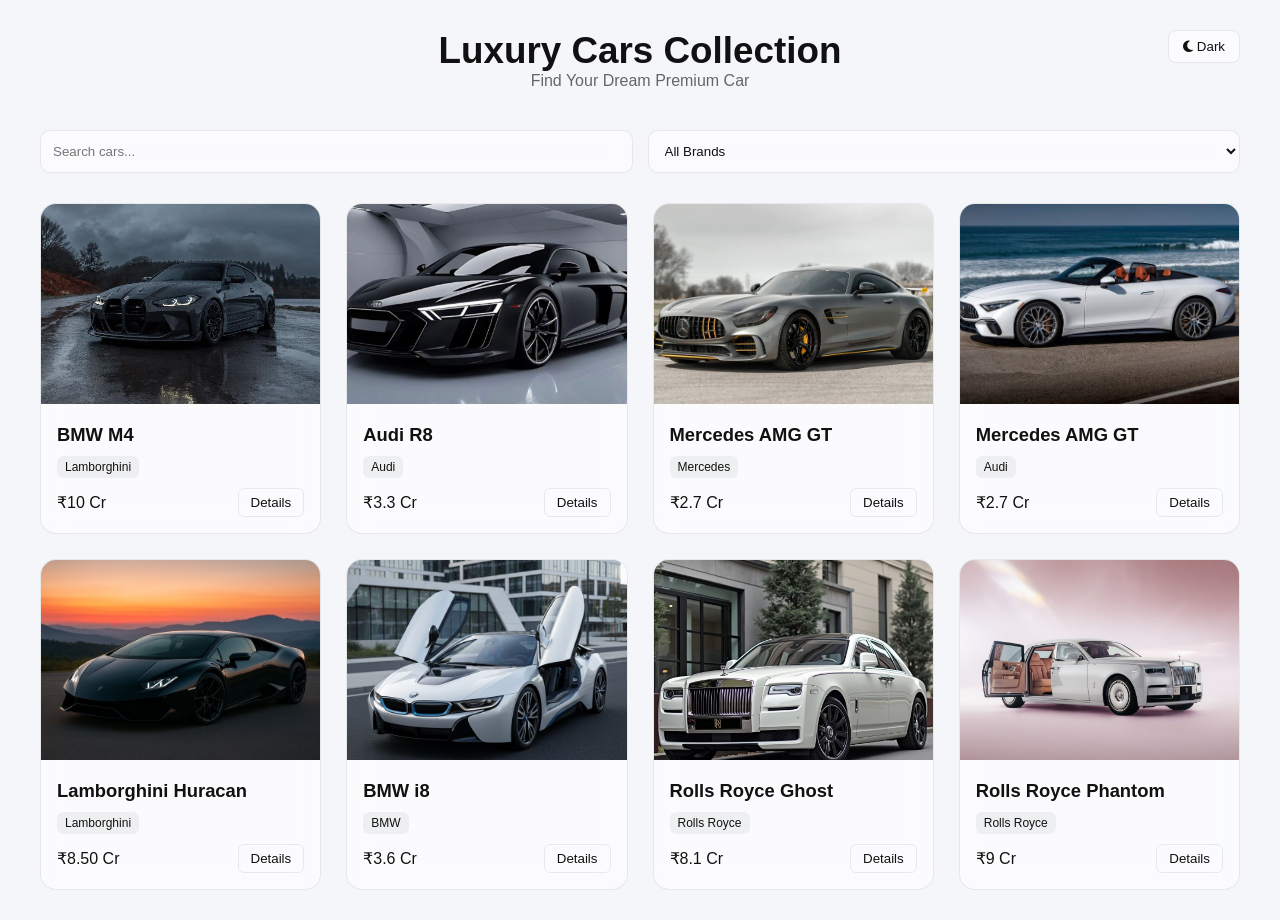
<file: index.html>
<!DOCTYPE html>
<html lang="en">

<head>
    <meta charset="UTF-8">
    <meta name="viewport" content="width=device-width, initial-scale=1.0">
    <title>Luxury Cars Collection</title>
    <!-- Font Awesome -->
    <link rel="stylesheet" href="https://cdnjs.cloudflare.com/ajax/libs/font-awesome/6.5.0/css/all.min.css">
    <!-- Main CSS -->
    <link rel="stylesheet" href="css/style.css">
</head>

<body>

    <div class="container">

        <div class="header">
            <h1>Luxury Cars Collection</h1>
            <p>Find Your Dream Premium Car</p>

            <button id="themeToggle" class="theme-toggle">
                <i class="fa-solid fa-moon"></i> Dark
            </button>
        </div>

        <div class="filter-section">
            <input type="text" id="searchInput" placeholder="Search cars...">

            <select id="brandFilter">
                <option value="all">All Brands</option>
                <option value="bmw">BMW</option>
                <option value="audi">Audi</option>
                <option value="mercedes">Mercedes</option>
                <option value="lamborghini">Lamborghini</option>
                <option value="rr">Rolls Royce</option>
            </select>
        </div>

        <div class="cars-container" id="carsContainer"></div>

    </div>

    <script src="js/script.js"></script>
</body>

</html>
</file>
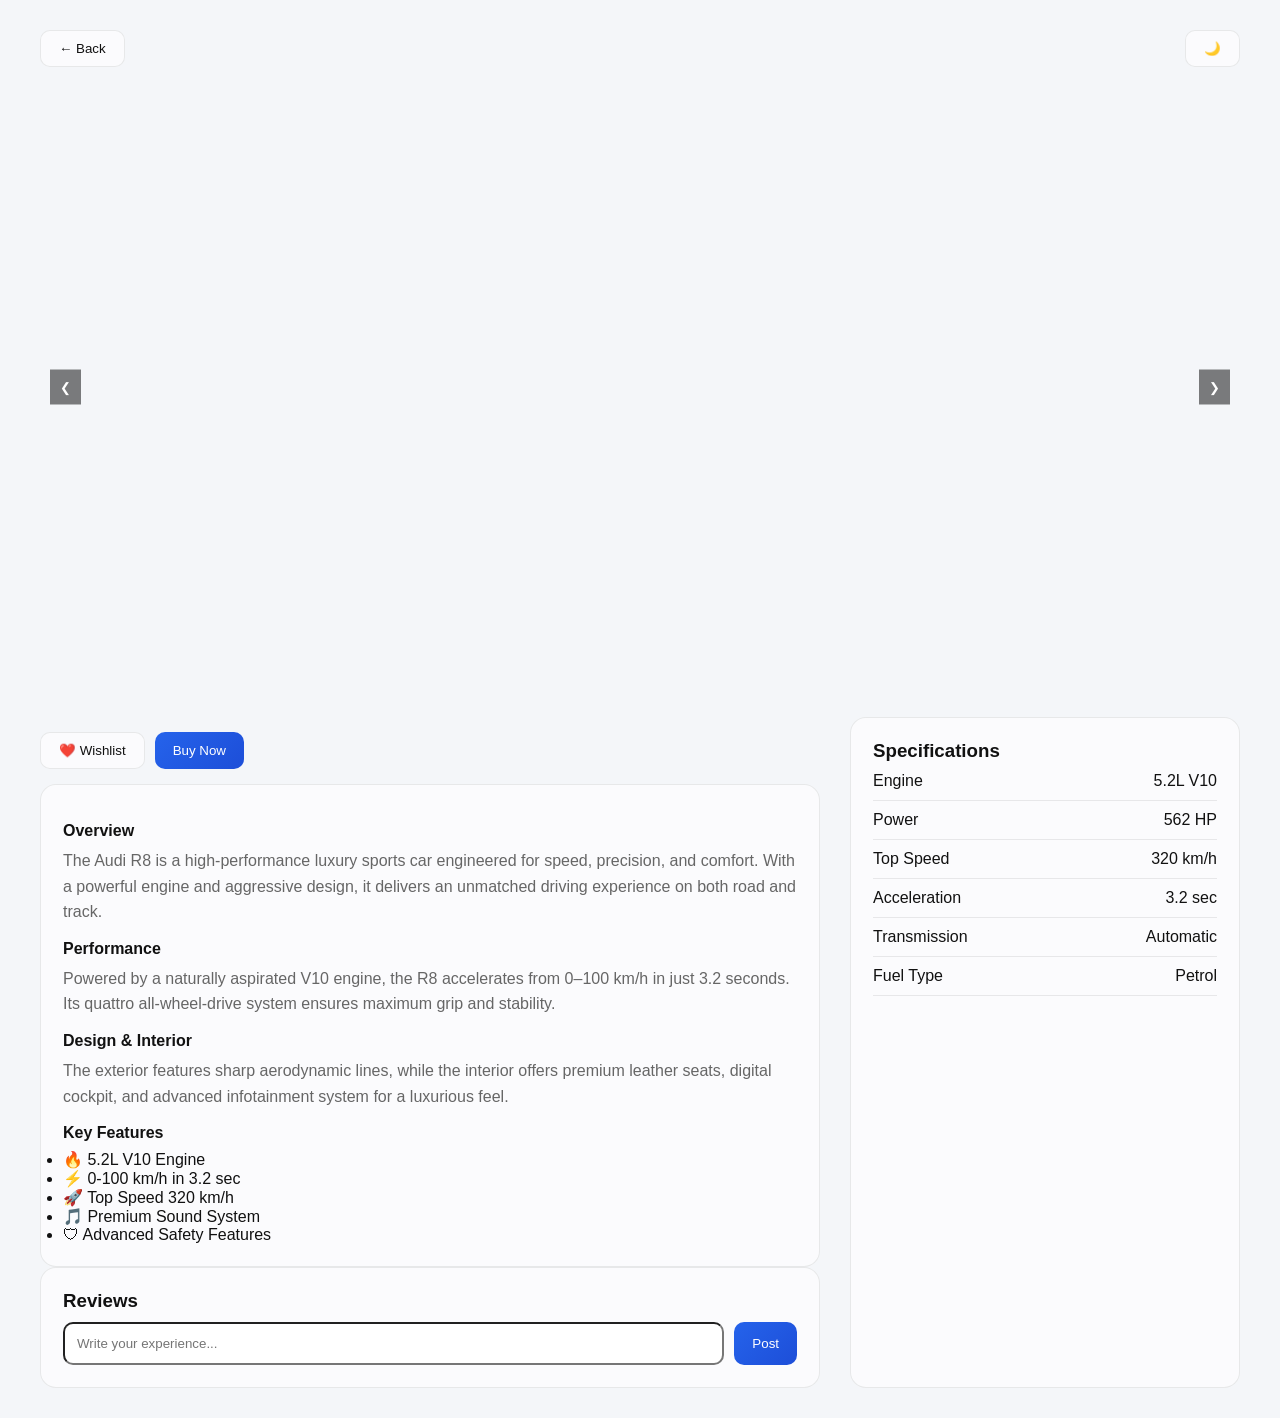
<file: details.html>
<!DOCTYPE html>
<html lang="en">

<head>
    <meta charset="UTF-8">
    <title>Car Details</title>

    <link rel="stylesheet" href="css/style.css">
    <link rel="stylesheet" href="https://cdnjs.cloudflare.com/ajax/libs/font-awesome/6.5.0/css/all.min.css">

    <style>
        body {
            opacity: 0;
            transition: 0.4s;
        }

        body.loaded {
            opacity: 1;
        }

        .top-bar {
            display: flex;
            justify-content: space-between;
            margin-bottom: 20px;
        }

        .btn {
            padding: 10px 18px;
            border-radius: 10px;
            border: 1px solid var(--glass-border);
            background: var(--card-glass);
            color: var(--text);
            cursor: pointer;
        }

        .btn-primary {
            background: linear-gradient(135deg, #2563eb, #1d4ed8);
            color: white;
            border: none;
        }

        .gallery {
            width: 100%;
            height: 600px;
            border-radius: 16px;
            overflow: hidden;
            position: relative;
        }

        .main-image {
            width: 100%;
            height: 100%;
            background-size: cover;
            background-position: center;
        }

        .arrow {
            position: absolute;
            top: 50%;
            transform: translateY(-50%);
            background: rgba(0, 0, 0, 0.5);
            color: white;
            border: none;
            padding: 10px;
            cursor: pointer;
        }

        .prev {
            left: 10px;
        }

        .next {
            right: 10px;
        }

        .thumbs {
            display: flex;
            gap: 10px;
            margin-top: 10px;
        }

        .thumbs img {
            width: 90px;
            height: 65px;
            object-fit: cover;
            border-radius: 8px;
            cursor: pointer;
            opacity: 0.6;
        }

        .thumbs img.active {
            opacity: 1;
            border: 2px solid #2563eb;
        }

        .grid {
            display: grid;
            grid-template-columns: 2fr 1fr;
            gap: 30px;
            margin-top: 20px;
        }

        .card {
            padding: 22px;
            border-radius: 16px;
            background: var(--card-glass);
            border: 1px solid var(--glass-border);
        }

        .price {
            color: #9ca3af;
        }

        .actions {
            display: flex;
            gap: 10px;
            margin: 15px 0;
        }

        .section-title {
            font-weight: 600;
            margin: 15px 0 8px;
        }

        .desc {
            color: var(--subtext);
            line-height: 1.6;
        }

        .spec-row {
            display: flex;
            justify-content: space-between;
            padding: 10px 0;
            border-bottom: 1px solid var(--glass-border);
        }

        .review-box {
            display: flex;
            gap: 10px;
            margin-top: 10px;
        }

        .review-box input {
            flex: 1;
            padding: 12px;
            border-radius: 10px;
        }

        .fullscreen {
            position: fixed;
            inset: 0;
            background: black;
            display: none;
            justify-content: center;
            align-items: center;
        }

        .fullscreen img {
            max-width: 90%;
            max-height: 90%;
        }

        .fullscreen.active {
            display: flex;
        }

        @media(max-width:768px) {
            .grid {
                grid-template-columns: 1fr;
            }

            .gallery {
                height: 300px;
            }
        }
    </style>
</head>

<body>

    <div class="container">

        <div class="top-bar">
            <button class="btn" onclick="history.back()">← Back</button>
            <button id="themeToggle" class="btn">🌙</button>
        </div>

        <div class="gallery" id="gallery">
            <div id="mainImage" class="main-image"></div>

            <button class="arrow prev" onclick="prev()">❮</button>
            <button class="arrow next" onclick="next()">❯</button>
        </div>

        <div id="thumbs" class="thumbs"></div>

        <div id="fullscreen" class="fullscreen" onclick="closeFull()">
            <img id="fullImg">
        </div>

        <div class="grid">

            <div>

                <h1 id="title"></h1>
                <p id="price" class="price"></p>

                <div class="actions">
                    <button class="btn">❤️ Wishlist</button>
                    <button class="btn btn-primary" onclick="buyNow()">Buy Now</button>
                </div>

                <div class="card">

                    <div class="section-title">Overview</div>
                    <p class="desc">
                        The Audi R8 is a high-performance luxury sports car engineered for speed, precision, and
                        comfort.
                        With a powerful engine and aggressive design, it delivers an unmatched driving experience on
                        both road and track.
                    </p>

                    <div class="section-title">Performance</div>
                    <p class="desc">
                        Powered by a naturally aspirated V10 engine, the R8 accelerates from 0–100 km/h in just 3.2
                        seconds.
                        Its quattro all-wheel-drive system ensures maximum grip and stability.
                    </p>

                    <div class="section-title">Design & Interior</div>
                    <p class="desc">
                        The exterior features sharp aerodynamic lines, while the interior offers premium leather seats,
                        digital cockpit, and advanced infotainment system for a luxurious feel.
                    </p>

                    <div class="section-title">Key Features</div>
                    <ul>
                        <li>🔥 5.2L V10 Engine</li>
                        <li>⚡ 0-100 km/h in 3.2 sec</li>
                        <li>🚀 Top Speed 320 km/h</li>
                        <li>🎵 Premium Sound System</li>
                        <li>🛡 Advanced Safety Features</li>
                    </ul>

                </div>

                <div class="card">
                    <h3>Reviews</h3>

                    <div class="review-box">
                        <input placeholder="Write your experience...">
                        <button class="btn btn-primary">Post</button>
                    </div>

                </div>

            </div>

            <div class="card">
                <h3>Specifications</h3>

                <div class="spec-row"><span>Engine</span><span>5.2L V10</span></div>
                <div class="spec-row"><span>Power</span><span>562 HP</span></div>
                <div class="spec-row"><span>Top Speed</span><span>320 km/h</span></div>
                <div class="spec-row"><span>Acceleration</span><span>3.2 sec</span></div>
                <div class="spec-row"><span>Transmission</span><span>Automatic</span></div>
                <div class="spec-row"><span>Fuel Type</span><span>Petrol</span></div>

            </div>

        </div>

    </div>

    <script>
        document.body.classList.add("loaded");

        const car = JSON.parse(localStorage.getItem("selectedCar"));

        let images = [];

        if (car.name === "BMW M4") {
            images = [
                car.image,
                "images/BMW-M4-1.jpg",
                "images/BMW-M4-2.jpg",
                "images/BMW-M4-3.jpg",
                "images/BMW-M4-4.jpg"
            ];
        }
        else if (car.name === "Audi R8") {
            images = [
                car.image,
                "images/Audi-R8-1.jpg",
                "images/Audi-R8-2.jpg",
                "images/Audi-R8-3.jpg",
                "images/Audi-R8-4.jpg"
            ];
        }
        else if (car.name === "Mercedes AMG GT") {
            images = [
                car.image,
                "images/Mercedes-AMG-GT-1.jpg",
                "images/Mercedes-AMG-GT-2.jpg",
                "images/Mercedes-AMG-GT-3.jpg",
                "images/Mercedes-AMG-GT-4.jpg"
            ];
        }
        else if (car.name === "Mercedes AMG GT") {
            images = [
                car.image,
                "images/Mercedes-AMG-GT-5.jpg",
                "images/Mercedes-AMG-GT2-6.jpg",
                "images/Mercedes-AMG-GT-7.jpg",
                "images/Mercedes-AMG-GT2-8.jpg"
            ];
        }
        else if (car.name === "Lamborghini Huracan") {
            images = [
                car.image,
                "images/Lamborghini-Huracan-1.jpg",
                "images/Lamborghini-Huracan-2.jpg",
                "images/Lamborghini-Huracan-3.jpg",
                "images/Lamborghini-Huracan-4.jpg"
            ];
        }
        else if (car.name === "BMW i8") {
            images = [
                car.image,
                "images/BMW-i8-1.jpg",
                "images/BMW-i8-2.jpg",
                "images/BMW-i8-3.jpg",
                "images/BMW-i8-4.jpg"
            ];
        }
        else if (car.name === "Rolls Royce Ghost") {
            images = [
                car.image,
                "images/Rolls-Royce-Ghost-1.jpg",
                "images/Rolls-Royce-Ghost-2.jpg",
                "images/Rolls-Royce-Ghost-3.jpg",
                "images/Rolls-Royce-Ghost-4.jpg"
            ];
        }
        else if (car.name === "Rolls Royce Phantom") {
            images = [
                car.image,
                "images/Rolls-Royce-Phantom-1.jpg",
                "images/Rolls-Royce-Phantom-2.jpg",
                "images/Rolls-Royce-Phantom-3.jpg",
                "images/Rolls-Royce-Phantom-4.jpg"
            ];
        }


        if (images.length === 0) {
            images = [car.image];
        }

        let current = 0;

        function set(i) {
            current = i;
            mainImage.style.backgroundImage = `url('${images[i]}')`;

            document.querySelectorAll(".thumbs img")
                .forEach((t, idx) => t.classList.toggle("active", idx === i));
        }

        function next() {
            set((current + 1) % images.length);
        }

        function prev() {
            set((current - 1 + images.length) % images.length);
        }

        setInterval(next, 4000);

        thumbs.innerHTML = "";
        images.forEach((img, i) => {
            thumbs.innerHTML += `<img src="${img}" onclick="set(${i})">`;
        });

        set(0);

        gallery.onclick = () => {
            fullImg.src = images[current];
            fullscreen.classList.add("active");
        };

        function closeFull() {
            fullscreen.classList.remove("active");
        }

        title.innerText = car.name;
        price.innerText = car.price;

        if (localStorage.getItem("theme") === "dark") {
            document.body.classList.add("dark");
        }

        themeToggle.onclick = () => {
            document.body.classList.toggle("dark");
            localStorage.setItem(
                "theme",
                document.body.classList.contains("dark") ? "dark" : "light"
            );
        };

        function buyNow() {
            document.body.style.opacity = "0";
            setTimeout(() => {
                localStorage.setItem("checkoutCar", JSON.stringify(car));
                window.location.href = "checkout.html";
            }, 300);
        }
    </script>

</body>

</html>
</file>
<file: css/style.css>
* {
    margin: 0;
    padding: 0;
    box-sizing: border-box;
    font-family: "Inter", "Poppins", sans-serif;
}

:root {
    --bg: #f4f6f9;
    --text: #111;
    --subtext: #666;

    --card-glass: rgba(255, 255, 255, 0.6);
    --glass-border: rgba(0, 0, 0, 0.08);

    --shadow: 0 10px 25px rgba(0, 0, 0, 0.08);
}

body.dark {
    --bg: #0f172a;
    --text: #fff;
    --subtext: #9ca3af;

    --card-glass: rgba(255, 255, 255, 0.05);
    --glass-border: rgba(255, 255, 255, 0.12);

    --shadow: 0 15px 40px rgba(0, 0, 0, 0.5);
}

body {
    background: var(--bg);
    color: var(--text);
    padding: 30px;
    transition: 0.3s ease;
}

.container {
    max-width: 1200px;
    margin: auto;
}

.header {
    text-align: center;
    margin-bottom: 40px;
    position: relative;
}

.header h1 {
    font-size: 2.3rem;
    font-weight: 600;
}

.header p {
    color: var(--subtext);
}

.theme-toggle {
    position: absolute;
    right: 0;
    top: 0;
    padding: 8px 14px;
    border-radius: 8px;
    color: var(--text);
    border: 1px solid var(--glass-border);
    background: var(--card-glass);
    backdrop-filter: blur(10px);
    cursor: pointer;
}

.filter-section {
    display: flex;
    gap: 15px;
    margin-bottom: 30px;
}

.filter-section input,
.filter-section select {
    flex: 1;
    padding: 12px;
    border-radius: 10px;
    border: 1px solid var(--glass-border);
    background: var(--card-glass);
    backdrop-filter: blur(8px);
    color: var(--text);
}

.cars-container {
    display: grid;
    grid-template-columns: repeat(auto-fit, minmax(260px, 1fr));
    gap: 25px;
    perspective: 1000px;
}

.car-card {
    border-radius: 16px;
    overflow: hidden;
    position: relative;
    background: var(--card-glass);
    backdrop-filter: blur(12px);
    border: 1px solid var(--glass-border);
    transform-style: preserve-3d;
    transition: transform 0.2s ease, box-shadow 0.3s ease;
}

.car-card:hover {
    box-shadow: var(--shadow);
}

.car-card img {
    width: 100%;
    height: 200px;
    object-fit: cover;
    transition: transform 0.4s ease;
}

.car-card:hover img {
    transform: scale(1.08);
}

.car-card::after {
    content: "";
    position: absolute;
    top: 0;
    left: -120%;
    width: 30%;
    height: 100%;
    background: linear-gradient(120deg,
            transparent,
            rgba(255, 255, 255, 0.25),
            transparent);
    transform: skewX(-20deg);
    transition: none;
}

.car-card:hover::after {
    animation: shineMove 0.8s ease forwards;
}

@keyframes shineMove {
    0% {
        left: -120%;
    }

    100% {
        left: 120%;
    }
}

.car-content {
    padding: 16px;
    display: flex;
    flex-direction: column;
    gap: 10px;
    transform: translateZ(30px);
}

.car-content h3 {
    font-size: 1.15rem;
}

.brand {
    font-size: 0.75rem;
    padding: 4px 8px;
    border-radius: 6px;
    width: fit-content;
}

body:not(.dark) .brand {
    background: rgba(0, 0, 0, 0.05);
}

body.dark .brand {
    background: rgba(255, 255, 255, 0.08);
}

.price-row {
    display: flex;
    justify-content: space-between;
    align-items: center;
}

.btn {
    padding: 6px 12px;
    border-radius: 6px;
    border: 1px solid var(--glass-border);
    background: transparent;
    color: var(--text);
    cursor: pointer;
}

@media(max-width:768px) {
    .filter-section {
        flex-direction: column;
    }
}
</file>
